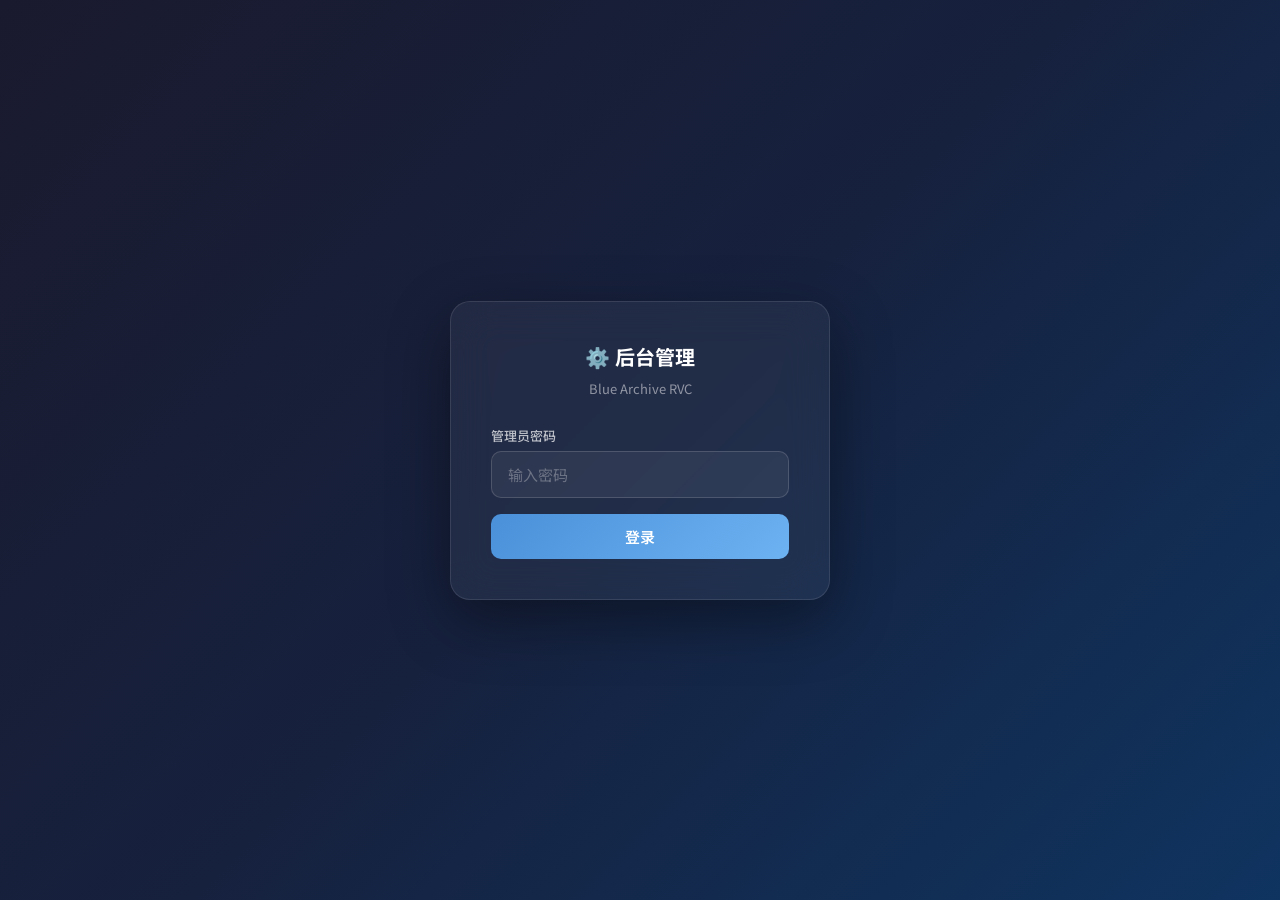
<file: static/admin_login.html>
<!DOCTYPE html>
<html lang="zh-CN">
<head>
<meta charset="UTF-8">
<meta name="viewport" content="width=device-width, initial-scale=1.0">
<title>Admin Login - Blue Archive RVC</title>
<link rel="preconnect" href="https://fonts.googleapis.com">
<link href="https://fonts.googleapis.com/css2?family=Noto+Sans+SC:wght@400;500;600;700&display=swap" rel="stylesheet">
<style>
* { box-sizing: border-box; margin: 0; padding: 0; }
body {
    font-family: 'Noto Sans SC', sans-serif;
    background: linear-gradient(135deg, #1a1a2e 0%, #16213e 50%, #0f3460 100%);
    min-height: 100vh;
    display: flex;
    align-items: center;
    justify-content: center;
}
.login-card {
    background: rgba(255,255,255,0.05);
    backdrop-filter: blur(20px);
    border: 1px solid rgba(255,255,255,0.1);
    border-radius: 20px;
    padding: 40px;
    width: 380px;
    max-width: 90%;
    box-shadow: 0 20px 60px rgba(0,0,0,0.4);
}
.login-card h1 {
    color: #fff;
    font-size: 20px;
    font-weight: 700;
    text-align: center;
    margin-bottom: 8px;
}
.login-card .subtitle {
    color: rgba(255,255,255,0.5);
    font-size: 13px;
    text-align: center;
    margin-bottom: 28px;
}
.form-group { margin-bottom: 16px; }
.form-group label {
    display: block;
    color: rgba(255,255,255,0.7);
    font-size: 13px;
    font-weight: 500;
    margin-bottom: 6px;
}
.form-group input {
    width: 100%;
    padding: 12px 16px;
    border: 1px solid rgba(255,255,255,0.15);
    border-radius: 10px;
    background: rgba(255,255,255,0.06);
    color: #fff;
    font-size: 15px;
    font-family: inherit;
    outline: none;
    transition: 0.2s;
}
.form-group input:focus {
    border-color: #4a90d9;
    box-shadow: 0 0 0 3px rgba(74,144,217,0.2);
}
.form-group input::placeholder { color: rgba(255,255,255,0.3); }
.btn-login {
    width: 100%;
    padding: 12px;
    border: none;
    border-radius: 10px;
    background: linear-gradient(135deg, #4a90d9, #6db3f2);
    color: #fff;
    font-size: 15px;
    font-weight: 600;
    cursor: pointer;
    font-family: inherit;
    transition: 0.2s;
}
.btn-login:hover { transform: translateY(-1px); box-shadow: 0 8px 24px rgba(74,144,217,0.35); }
.error-msg {
    color: #ff6b6b;
    font-size: 13px;
    text-align: center;
    margin-top: 12px;
    display: none;
}
.error-msg.show { display: block; }
.loading {
    display: none;
    text-align: center;
    color: rgba(255,255,255,0.5);
    font-size: 13px;
    margin-top: 12px;
}
.loading.show { display: block; }
.spinner {
    display: inline-block;
    width: 14px; height: 14px;
    border: 2px solid rgba(255,255,255,0.2);
    border-top-color: #4a90d9;
    border-radius: 50%;
    animation: spin 0.7s linear infinite;
    margin-right: 6px;
    vertical-align: middle;
}
@keyframes spin { to { transform: rotate(360deg); } }
</style>
</head>
<body>
<div class="login-card">
    <h1>⚙️ 后台管理</h1>
    <p class="subtitle">Blue Archive RVC</p>
    <div class="form-group">
        <label>管理员密码</label>
        <input type="password" id="pwd-input" placeholder="输入密码" onkeydown="if(event.key==='Enter')login()">
    </div>
    <button class="btn-login" onclick="login()">登录</button>
    <div class="error-msg" id="error-msg">密码错误</div>
    <div class="loading" id="loading"><span class="spinner"></span>验证中...</div>
</div>
<script>
function login() {
    var pwd = document.getElementById('pwd-input').value.trim();
    if (!pwd) { showError('请输入密码'); return; }
    document.getElementById('error-msg').classList.remove('show');
    document.getElementById('loading').classList.add('show');

    var fd = new FormData();
    fd.append('password', pwd);
    fetch('/api/admin/login', { method: 'POST', body: fd })
        .then(function(r) {
            if (r.status === 401) { showError('密码错误'); throw null; }
            return r.json();
        })
        .then(function(d) {
            if (d.ok) {
                // Store in sessionStorage (cleared when browser tab closes)
                sessionStorage.setItem('admin_pwd', pwd);
                window.location.href = '/admin';
            } else {
                showError('密码错误');
            }
        })
        .catch(function(e) {
            if (e !== null) showError('验证失败');
        })
        .finally(function() {
            document.getElementById('loading').classList.remove('show');
        });
}

function showError(msg) {
    document.getElementById('error-msg').textContent = msg;
    document.getElementById('error-msg').classList.add('show');
}
</script>
</body>
</html>
</file>
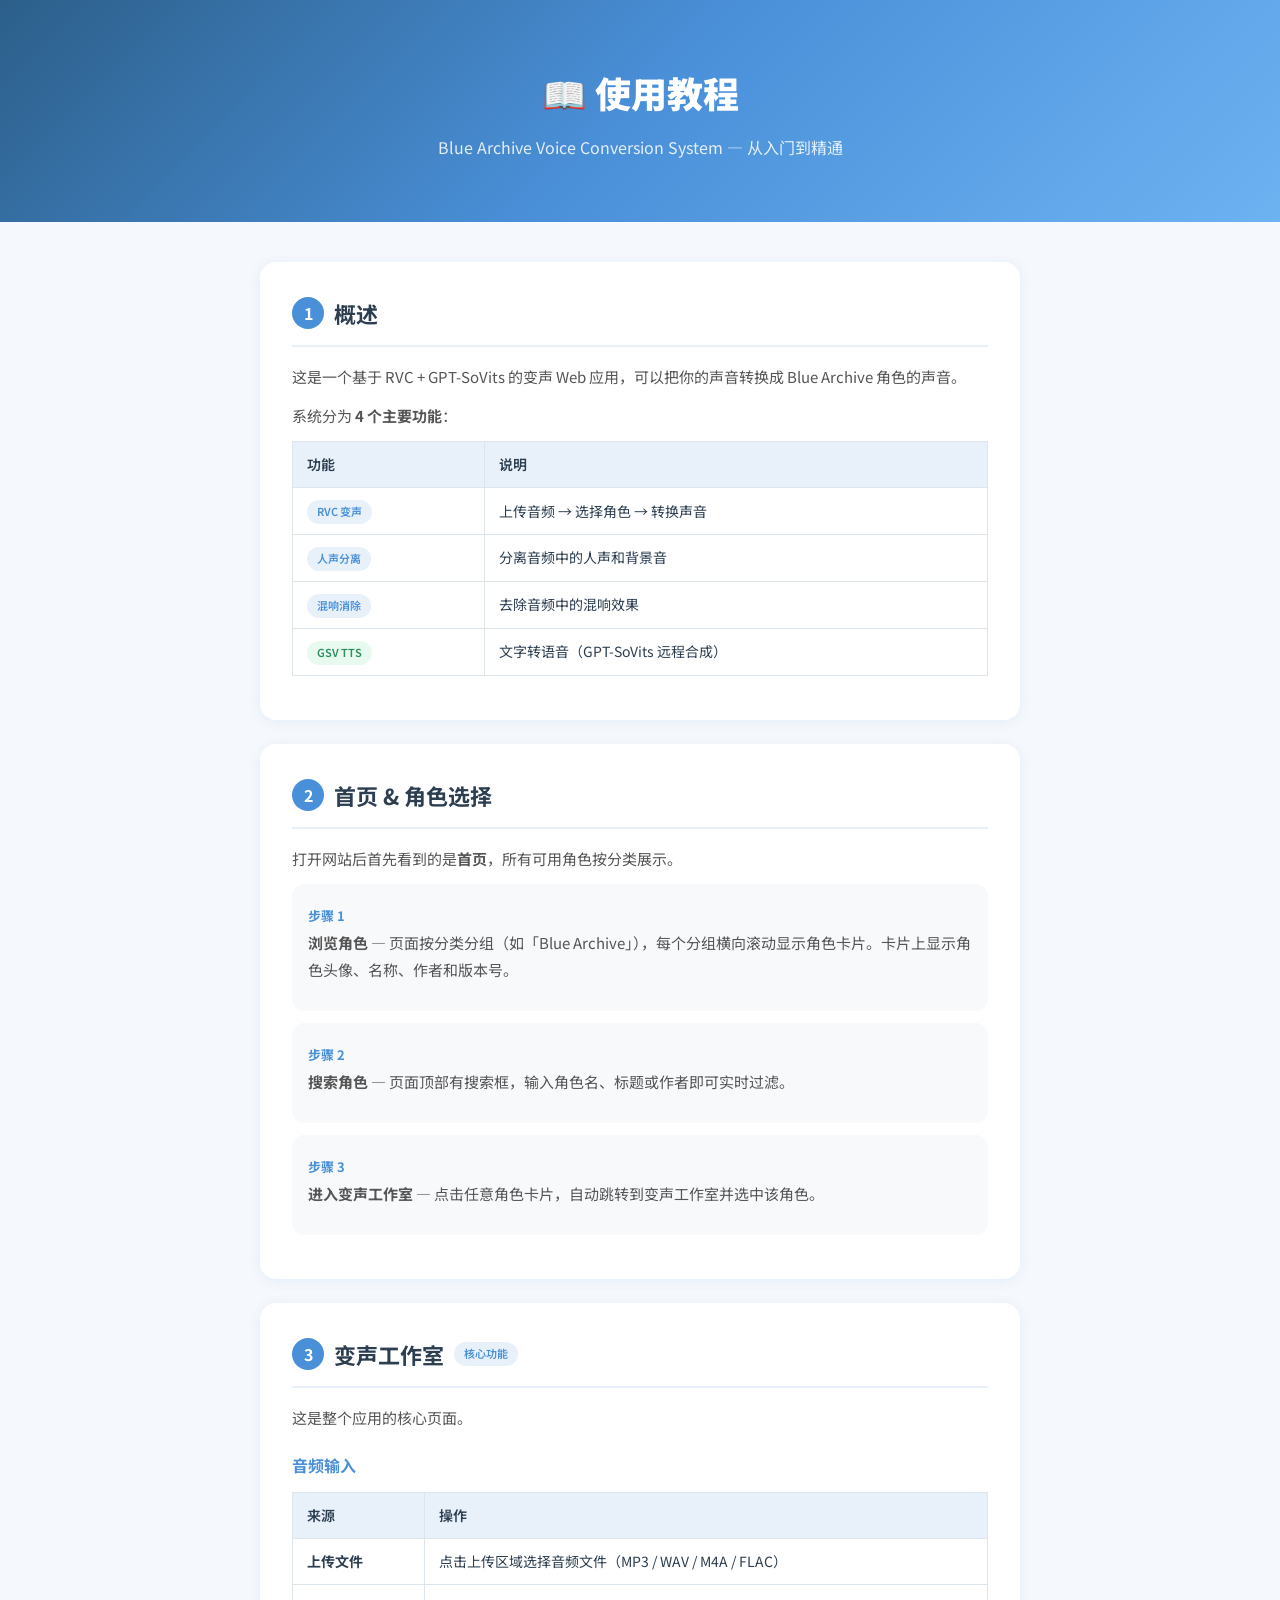
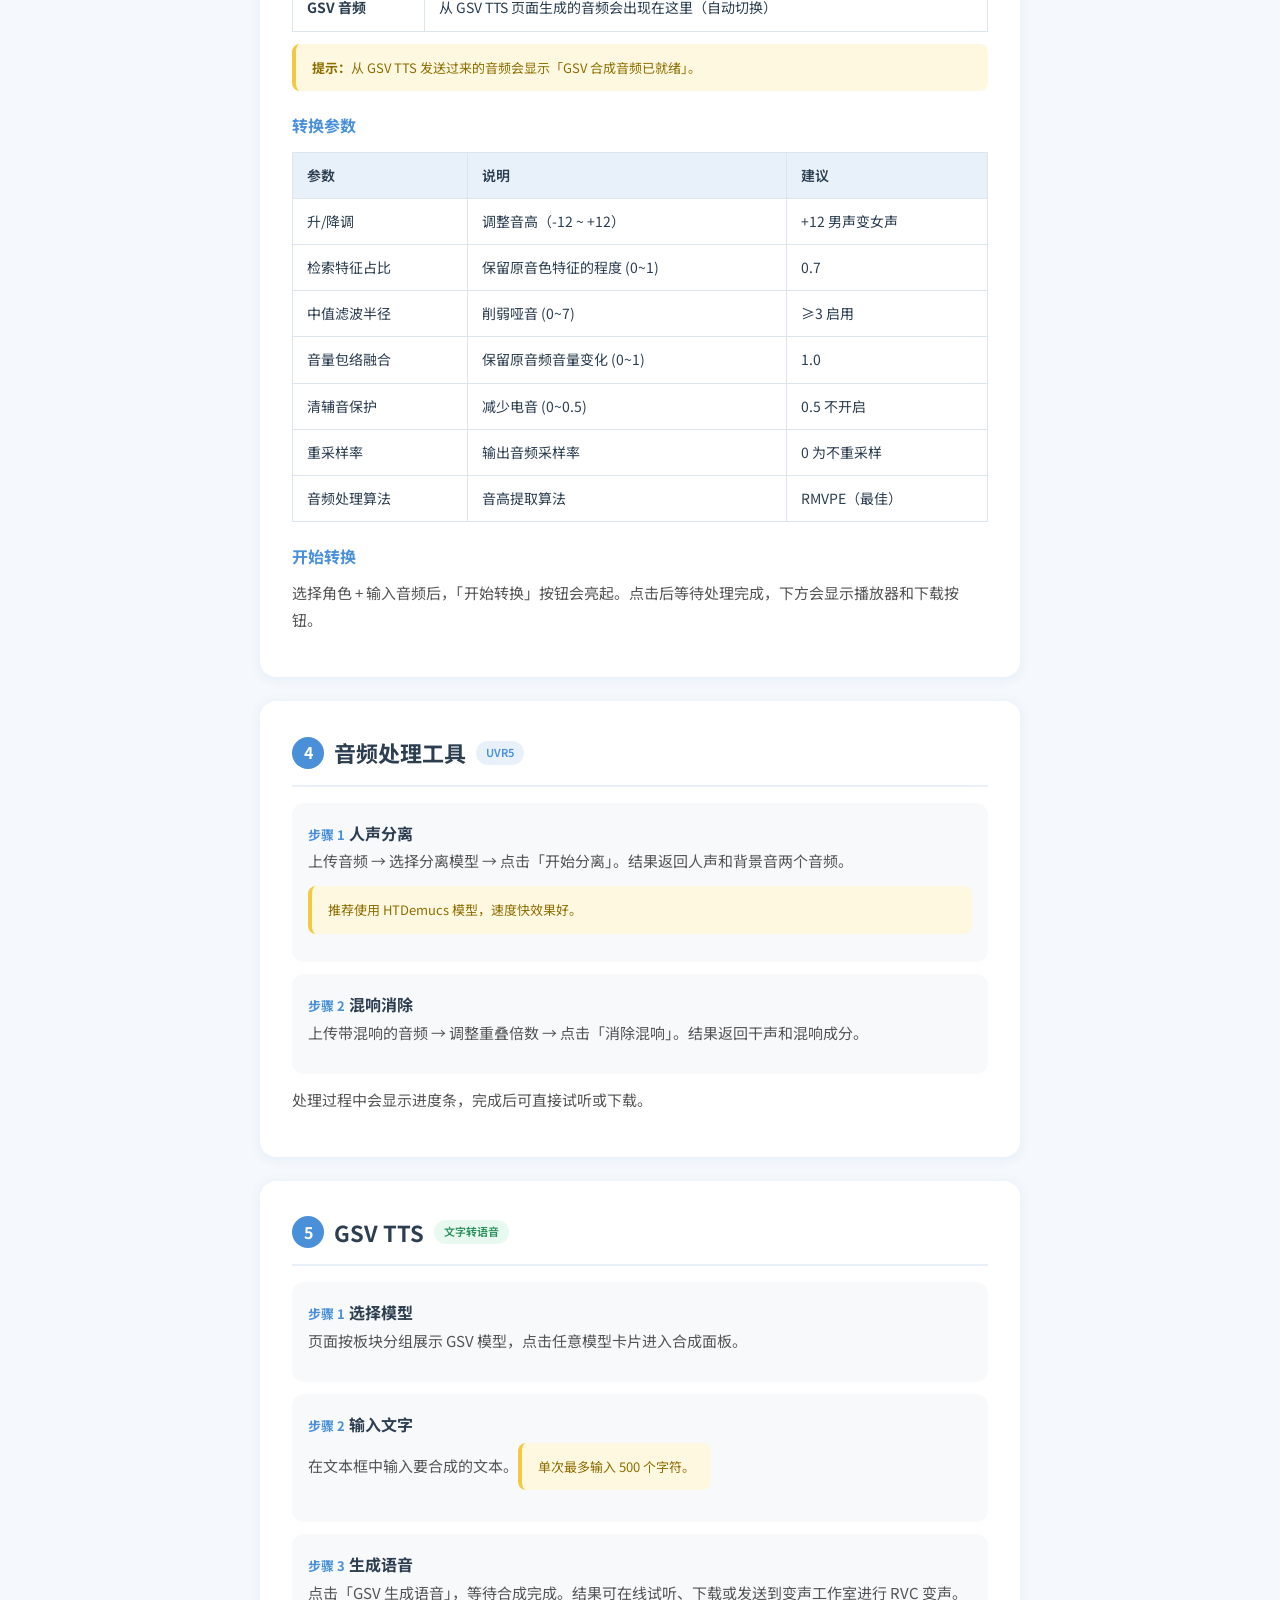
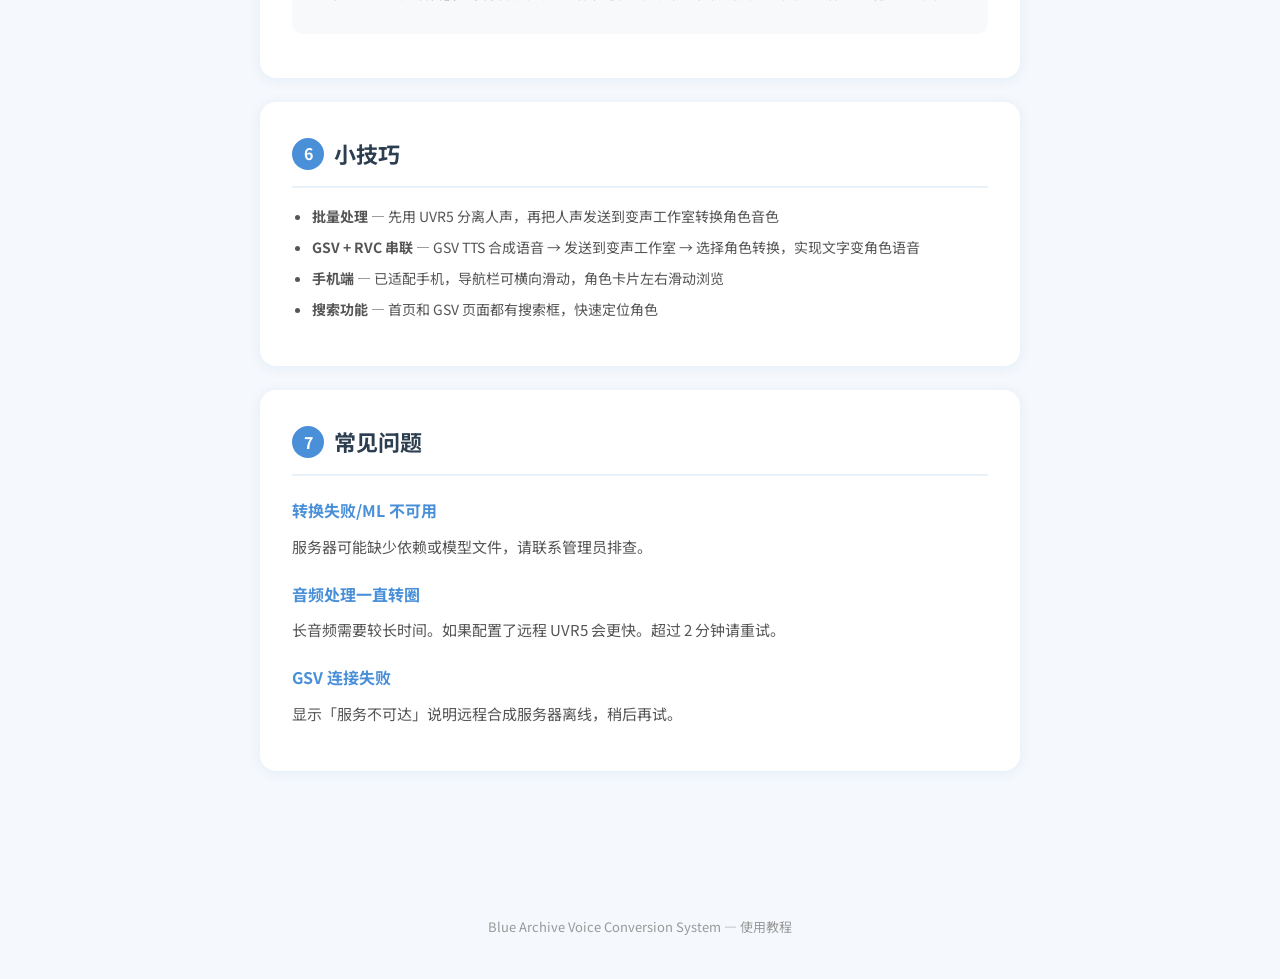
<file: static/tutorial.html>
<!DOCTYPE html>
<html lang="zh-CN">
<head>
    <meta charset="UTF-8" />
    <meta name="viewport" content="width=device-width, initial-scale=1.0" />
    <title>使用教程 — Blue Archive RVC</title>
    <link rel="preconnect" href="https://fonts.googleapis.com" />
    <link href="https://fonts.googleapis.com/css2?family=Noto+Sans+SC:wght@300;400;500;700;900&display=swap" rel="stylesheet" />
    <style>
        * { margin: 0; padding: 0; box-sizing: border-box; }
        body {
            font-family: 'Noto Sans SC', -apple-system, sans-serif;
            background: #f5f8fc;
            color: #2C3E50;
            line-height: 1.8;
        }
        .header {
            background: linear-gradient(135deg, #2C5F8A, #4A90D9, #6DB3F2);
            color: white;
            padding: 60px 20px;
            text-align: center;
        }
        .header h1 { font-size: 36px; font-weight: 900; margin-bottom: 8px; }
        .header p { font-size: 16px; opacity: 0.85; }
        .container { max-width: 800px; margin: 0 auto; padding: 40px 20px 80px; }
        .section {
            background: white;
            border-radius: 16px;
            box-shadow: 0 2px 12px rgba(74,144,217,0.10);
            padding: 32px;
            margin-bottom: 24px;
        }
        .section h2 {
            font-size: 22px;
            font-weight: 700;
            margin-bottom: 16px;
            padding-bottom: 12px;
            border-bottom: 2px solid #e8f1fa;
            display: flex;
            align-items: center;
            gap: 10px;
        }
        .section h2 .num {
            width: 32px; height: 32px;
            background: #4A90D9;
            color: white;
            border-radius: 50%;
            display: inline-flex;
            align-items: center;
            justify-content: center;
            font-size: 16px;
            font-weight: 700;
            flex-shrink: 0;
        }
        .section h3 {
            font-size: 16px;
            font-weight: 700;
            margin: 20px 0 8px;
            color: #4A90D9;
        }
        .section p { font-size: 15px; color: #555; margin-bottom: 12px; }
        .section ul { padding-left: 20px; margin-bottom: 12px; }
        .section li { font-size: 14px; color: #555; margin-bottom: 6px; }
        .note {
            background: #fff8e1;
            border-left: 4px solid #f5c842;
            padding: 12px 16px;
            border-radius: 8px;
            font-size: 13px;
            color: #8d6e00;
            margin: 12px 0;
        }
        .tag {
            display: inline-block;
            font-size: 11px;
            font-weight: 600;
            padding: 2px 10px;
            border-radius: 20px;
            margin-right: 4px;
        }
        .tag-blue { background: #e8f1fa; color: #4A90D9; }
        .tag-green { background: #e8faf0; color: #2d8f5c; }
        table {
            width: 100%;
            border-collapse: collapse;
            margin: 12px 0;
            font-size: 14px;
        }
        th, td {
            padding: 10px 14px;
            border: 1px solid #dce4ec;
            text-align: left;
        }
        th { background: #e8f1fa; font-weight: 600; }
        .footer {
            text-align: center;
            padding: 40px 20px;
            color: #999;
            font-size: 13px;
        }
        .step-list { counter-reset: step; }
        .step-item {
            counter-increment: step;
            padding: 16px;
            background: #f8f9fb;
            border-radius: 12px;
            margin-bottom: 12px;
        }
        .step-item::before {
            content: "步骤 " counter(step);
            font-weight: 700;
            font-size: 13px;
            color: #4A90D9;
        }
        @media (max-width: 600px) {
            .header h1 { font-size: 26px; }
            .section { padding: 20px; }
            .section h2 { font-size: 18px; }
        }
    </style>
</head>
<body>

<div class="header">
    <h1>📖 使用教程</h1>
    <p>Blue Archive Voice Conversion System — 从入门到精通</p>
</div>

<div class="container">

    <div class="section">
        <h2><span class="num">1</span>概述</h2>
        <p>这是一个基于 RVC + GPT-SoVits 的变声 Web 应用，可以把你的声音转换成 Blue Archive 角色的声音。</p>
        <p>系统分为 <strong>4 个主要功能</strong>：</p>
        <table>
            <tr><th>功能</th><th>说明</th></tr>
            <tr><td><span class="tag tag-blue">RVC 变声</span></td><td>上传音频 → 选择角色 → 转换声音</td></tr>
            <tr><td><span class="tag tag-blue">人声分离</span></td><td>分离音频中的人声和背景音</td></tr>
            <tr><td><span class="tag tag-blue">混响消除</span></td><td>去除音频中的混响效果</td></tr>
            <tr><td><span class="tag tag-green">GSV TTS</span></td><td>文字转语音（GPT-SoVits 远程合成）</td></tr>
        </table>
    </div>

    <div class="section">
        <h2><span class="num">2</span>首页 &amp; 角色选择</h2>
        <p>打开网站后首先看到的是<strong>首页</strong>，所有可用角色按分类展示。</p>
        <div class="step-list">
            <div class="step-item">
                <p><strong>浏览角色</strong> — 页面按分类分组（如「Blue Archive」），每个分组横向滚动显示角色卡片。卡片上显示角色头像、名称、作者和版本号。</p>
            </div>
            <div class="step-item">
                <p><strong>搜索角色</strong> — 页面顶部有搜索框，输入角色名、标题或作者即可实时过滤。</p>
            </div>
            <div class="step-item">
                <p><strong>进入变声工作室</strong> — 点击任意角色卡片，自动跳转到变声工作室并选中该角色。</p>
            </div>
        </div>
    </div>

    <div class="section">
        <h2><span class="num">3</span>变声工作室 <span class="tag tag-blue">核心功能</span></h2>
        <p>这是整个应用的核心页面。</p>

        <h3>音频输入</h3>
        <table>
            <tr><th>来源</th><th>操作</th></tr>
            <tr><td><strong>上传文件</strong></td><td>点击上传区域选择音频文件（MP3 / WAV / M4A / FLAC）</td></tr>
            <tr><td><strong>GSV 音频</strong></td><td>从 GSV TTS 页面生成的音频会出现在这里（自动切换）</td></tr>
        </table>
        <div class="note"><strong>提示：</strong>从 GSV TTS 发送过来的音频会显示「GSV 合成音频已就绪」。</div>

        <h3>转换参数</h3>
        <table>
            <tr><th>参数</th><th>说明</th><th>建议</th></tr>
            <tr><td>升/降调</td><td>调整音高（-12 ~ +12）</td><td>+12 男声变女声</td></tr>
            <tr><td>检索特征占比</td><td>保留原音色特征的程度 (0~1)</td><td>0.7</td></tr>
            <tr><td>中值滤波半径</td><td>削弱哑音 (0~7)</td><td>≥3 启用</td></tr>
            <tr><td>音量包络融合</td><td>保留原音频音量变化 (0~1)</td><td>1.0</td></tr>
            <tr><td>清辅音保护</td><td>减少电音 (0~0.5)</td><td>0.5 不开启</td></tr>
            <tr><td>重采样率</td><td>输出音频采样率</td><td>0 为不重采样</td></tr>
            <tr><td>音频处理算法</td><td>音高提取算法</td><td>RMVPE（最佳）</td></tr>
        </table>

        <h3>开始转换</h3>
        <p>选择角色 + 输入音频后，「开始转换」按钮会亮起。点击后等待处理完成，下方会显示播放器和下载按钮。</p>
    </div>

    <div class="section">
        <h2><span class="num">4</span>音频处理工具 <span class="tag tag-blue">UVR5</span></h2>
        <div class="step-list">
            <div class="step-item">
                <strong>人声分离</strong>
                <p>上传音频 → 选择分离模型 → 点击「开始分离」。结果返回人声和背景音两个音频。</p>
                <div class="note">推荐使用 HTDemucs 模型，速度快效果好。</div>
            </div>
            <div class="step-item">
                <strong>混响消除</strong>
                <p>上传带混响的音频 → 调整重叠倍数 → 点击「消除混响」。结果返回干声和混响成分。</p>
            </div>
        </div>
        <p>处理过程中会显示进度条，完成后可直接试听或下载。</p>
    </div>

    <div class="section">
        <h2><span class="num">5</span>GSV TTS <span class="tag tag-green">文字转语音</span></h2>
        <div class="step-list">
            <div class="step-item">
                <strong>选择模型</strong>
                <p>页面按板块分组展示 GSV 模型，点击任意模型卡片进入合成面板。</p>
            </div>
            <div class="step-item">
                <strong>输入文字</strong>
                <p>在文本框中输入要合成的文本。<span class="note" style="display:inline-block;margin:4px 0">单次最多输入 500 个字符。</span></p>
            </div>
            <div class="step-item">
                <strong>生成语音</strong>
                <p>点击「GSV 生成语音」，等待合成完成。结果可在线试听、下载或发送到变声工作室进行 RVC 变声。</p>
            </div>
        </div>
    </div>

    <div class="section">
        <h2><span class="num">6</span>小技巧</h2>
        <ul>
            <li><strong>批量处理</strong> — 先用 UVR5 分离人声，再把人声发送到变声工作室转换角色音色</li>
            <li><strong>GSV + RVC 串联</strong> — GSV TTS 合成语音 → 发送到变声工作室 → 选择角色转换，实现文字变角色语音</li>
            <li><strong>手机端</strong> — 已适配手机，导航栏可横向滑动，角色卡片左右滑动浏览</li>
            <li><strong>搜索功能</strong> — 首页和 GSV 页面都有搜索框，快速定位角色</li>
        </ul>
    </div>

    <div class="section">
        <h2><span class="num">7</span>常见问题</h2>
        <h3>转换失败/ML 不可用</h3>
        <p>服务器可能缺少依赖或模型文件，请联系管理员排查。</p>
        <h3>音频处理一直转圈</h3>
        <p>长音频需要较长时间。如果配置了远程 UVR5 会更快。超过 2 分钟请重试。</p>
        <h3>GSV 连接失败</h3>
        <p>显示「服务不可达」说明远程合成服务器离线，稍后再试。</p>
    </div>

</div>

<div class="footer">Blue Archive Voice Conversion System &mdash; 使用教程</div>

</body>
</html>
</file>
